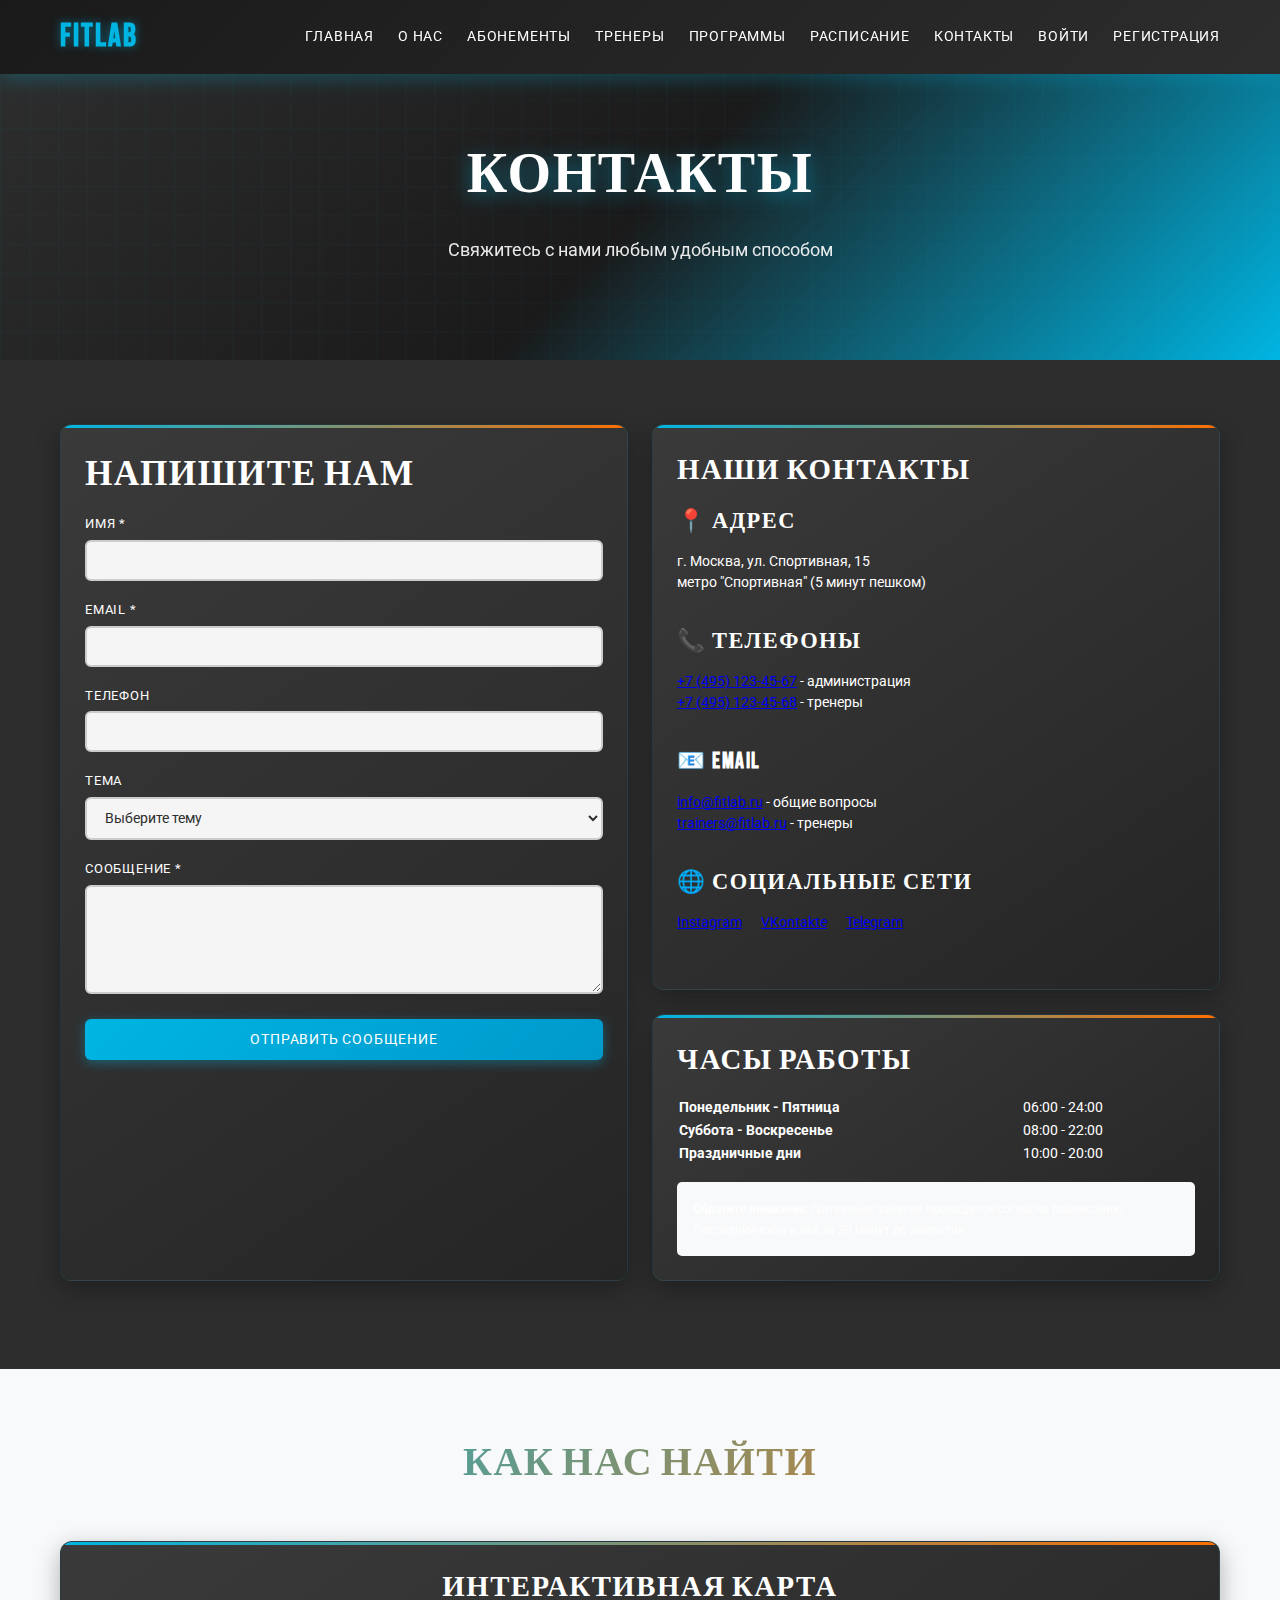
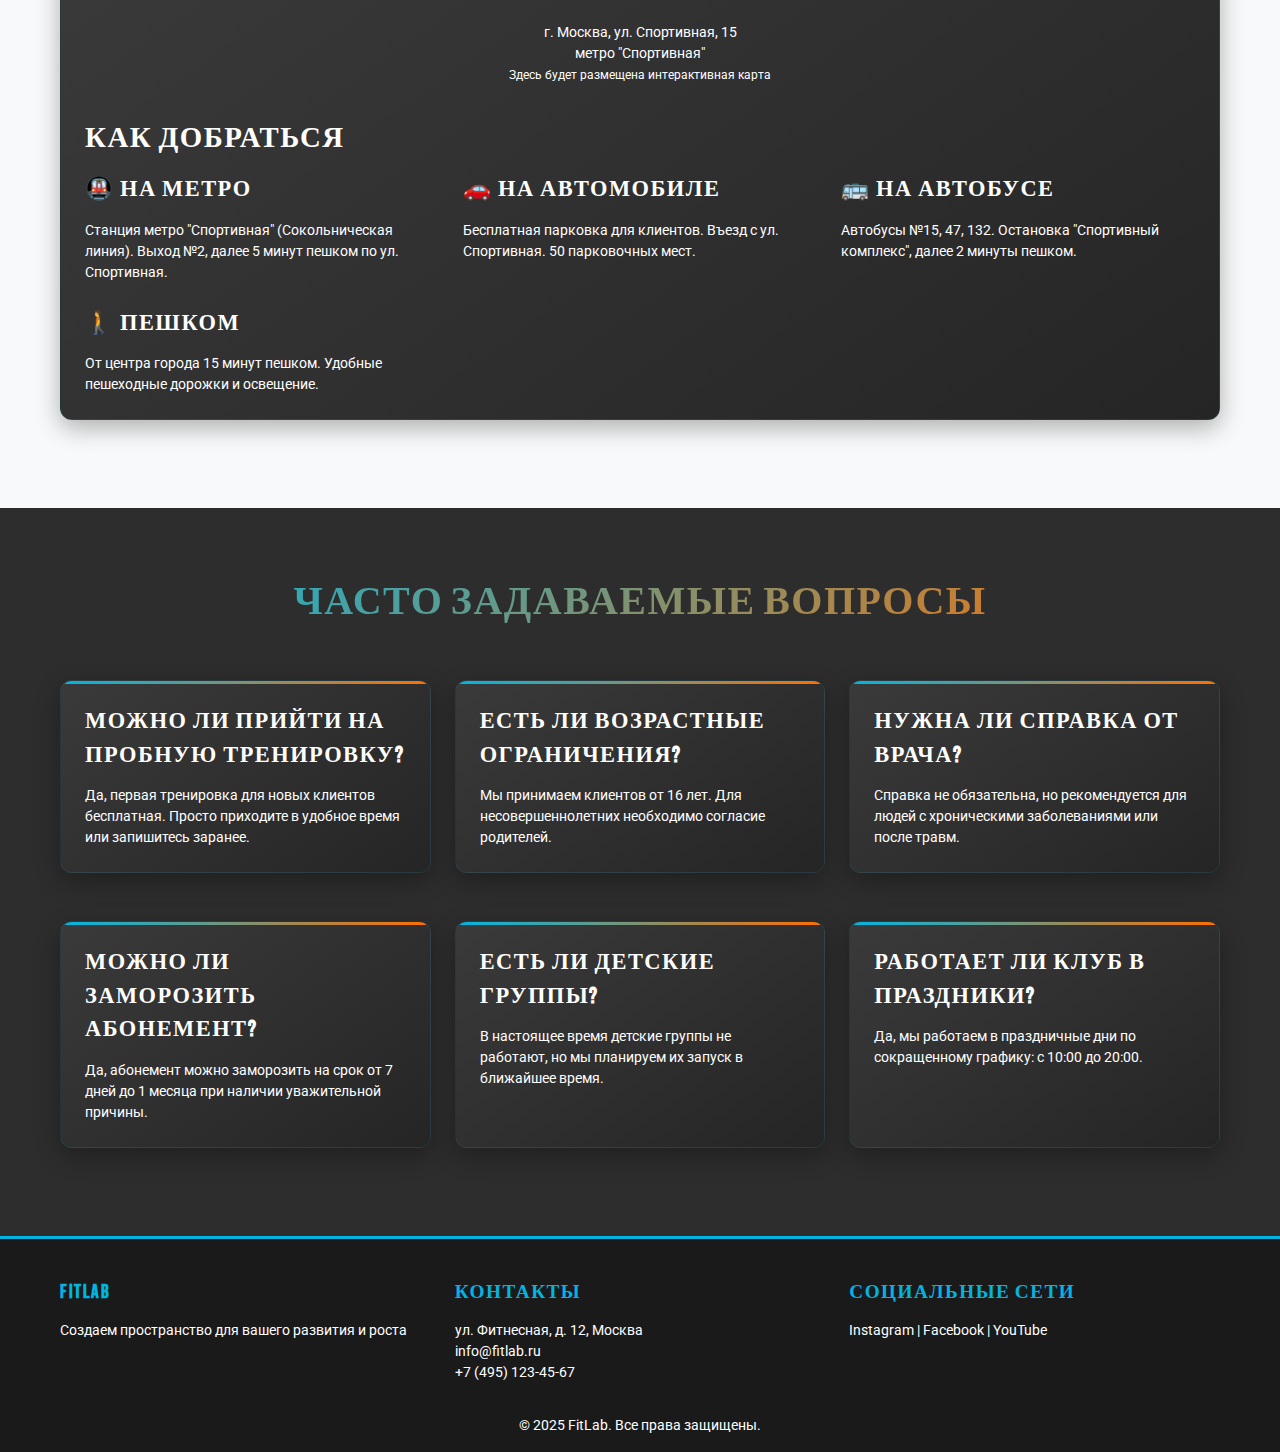
<file: contacts.html>
<!DOCTYPE html>
<html lang="ru">
<head>
    <meta charset="UTF-8">
    <meta name="viewport" content="width=device-width, initial-scale=1.0">
    <title>Контакты - FitLab</title>
    <link rel="stylesheet" href="style.css">
</head>
<body>
    <!-- header -->
    <header class="header">
        <div class="container flex justify-between align-center">
            <a href="/" class="logo">FitLab</a>
            <nav class="nav">
                <ul class="flex">
                      <li><a href="/">Главная</a></li>
                    <li><a href="about.php">О нас</a></li>
               <li><a href="memberships.html">Абонементы</a></li>
                                   <li><a href="trainers.html">Тренеры</a></li>
                                                                      <li><a href="programs.html">Программы</a></li>     
                    <li><a href="schedule.php">Расписание</a></li>
                    <li><a href="contacts.php">Контакты</a></li>
                    <li><a href="login.php">Войти</a></li>
                                        <li><a href="register.html">Регистрация</a></li>
                </ul>
            </nav>
        </div>
    </header>

    <main class="main-content">
        <!-- Герой секция -->
        <section class="hero" style="padding: 4rem 0;">
            <div class="container">
                <h1>Контакты</h1>
                <p>Свяжитесь с нами любым удобным способом</p>
            </div>
        </section>

        <!-- Контактная информация -->
        <section class="section">
            <div class="container">
                <div class="grid grid-2">
                    <!-- Форма обратной связи -->
                    <div class="card">
                        <h2>Напишите нам</h2>
                        <!-- Сообщение об успехе или ошибке (удалено, так как нет PHP) -->
                        <form method="POST" action="#">
                            <div class="form-group">
                                <label for="name">Имя *</label>
                                <input type="text" id="name" name="name" class="form-control" required>
                            </div>
                            <div class="form-group">
                                <label for="email">Email *</label>
                                <input type="email" id="email" name="email" class="form-control" required>
                            </div>
                            <div class="form-group">
                                <label for="phone">Телефон</label>
                                <input type="tel" id="phone" name="phone" class="form-control">
                            </div>
                            <div class="form-group">
                                <label for="subject">Тема</label>
                                <select id="subject" name="subject" class="form-control">
                                    <option value="">Выберите тему</option>
                                    <option value="Общие вопросы">Общие вопросы</option>
                                    <option value="Абонементы">Абонементы</option>
                                    <option value="Персональные тренировки">Персональные тренировки</option>
                                    <option value="Расписание">Расписание</option>
                                    <option value="Жалобы и предложения">Жалобы и предложения</option>
                                </select>
                            </div>
                            <div class="form-group">
                                <label for="message">Сообщение *</label>
                                <textarea id="message" name="message" class="form-control" rows="5" required></textarea>
                            </div>
                            <button type="submit" class="btn btn-primary" style="width: 100%;">Отправить сообщение</button>
                        </form>
                    </div>

                    <!-- Контактная информация -->
                    <div>
                        <div class="card">
                            <h3>Наши контакты</h3>
                            <div style="margin-bottom: 2rem;">
                                <h4>📍 Адрес</h4>
                                <p>г. Москва, ул. Спортивная, 15<br>
                                метро "Спортивная" (5 минут пешком)</p>
                            </div>
                            <div style="margin-bottom: 2rem;">
                                <h4>📞 Телефоны</h4>
                                <p>
                                    <a href="tel:+74951234567">+7 (495) 123-45-67</a> - администрация<br>
                                    <a href="tel:+74951234568">+7 (495) 123-45-68</a> - тренеры
                                </p>
                            </div>
                            <div style="margin-bottom: 2rem;">
                                <h4>📧 Email</h4>
                                <p>
                                    <a href="mailto:info@fitlab.ru">info@fitlab.ru</a> - общие вопросы<br>
                                    <a href="mailto:trainers@fitlab.ru">trainers@fitlab.ru</a> - тренеры
                                </p>
                            </div>
                            <div style="margin-bottom: 2rem;">
                                <h4>🌐 Социальные сети</h4>
                                <p>
                                    <a href="#" style="margin-right: 1rem;">Instagram</a>
                                    <a href="#" style="margin-right: 1rem;">VKontakte</a>
                                    <a href="#">Telegram</a>
                                </p>
                            </div>
                        </div>
                        <div class="card">
                            <h3>Часы работы</h3>
                            <table style="width: 100%;">
                                <tr>
                                    <td><strong>Понедельник - Пятница</strong></td>
                                    <td>06:00 - 24:00</td>
                                </tr>
                                <tr>
                                    <td><strong>Суббота - Воскресенье</strong></td>
                                    <td>08:00 - 22:00</td>
                                </tr>
                                <tr>
                                    <td><strong>Праздничные дни</strong></td>
                                    <td>10:00 - 20:00</td>
                                </tr>
                            </table>
                            <div style="margin-top: 1rem; padding: 1rem; background-color: #f8f9fa; border-radius: 5px;">
                                <small><strong>Обратите внимание:</strong> Групповые занятия проводятся согласно расписанию. Последний вход в зал за 30 минут до закрытия.</small>
                            </div>
                        </div>
                    </div>
                </div>
            </div>
        </section>

        <!-- Карта -->
        <section class="section" style="background-color: #f8f9fa;">
            <div class="container">
                <h2 class="section-title">Как нас найти</h2>
                <div class="card">
                    <div style="">
                        <div style="text-align: center;">
                            <h3>Интерактивная карта</h3>
                            <p>г. Москва, ул. Спортивная, 15</p>
                            <p>метро "Спортивная"</p>
                            <small>Здесь будет размещена интерактивная карта</small>
                        </div>
                    </div>
                    <div style="margin-top: 2rem;">
                        <h3>Как добраться</h3>
                        <div class="grid grid-2">
                            <div>
                                <h4>🚇 На метро</h4>
                                <p>Станция метро "Спортивная" (Сокольническая линия). Выход №2, далее 5 минут пешком по ул. Спортивная.</p>
                            </div>
                            <div>
                                <h4>🚗 На автомобиле</h4>
                                <p>Бесплатная парковка для клиентов. Въезд с ул. Спортивная. 50 парковочных мест.</p>
                            </div>
                            <div>
                                <h4>🚌 На автобусе</h4>
                                <p>Автобусы №15, 47, 132. Остановка "Спортивный комплекс", далее 2 минуты пешком.</p>
                            </div>
                            <div>
                                <h4>🚶 Пешком</h4>
                                <p>От центра города 15 минут пешком. Удобные пешеходные дорожки и освещение.</p>
                            </div>
                        </div>
                    </div>
                </div>
            </div>
        </section>

        <!-- FAQ -->
        <section class="section">
            <div class="container">
                <h2 class="section-title">Часто задаваемые вопросы</h2>
                <div class="grid grid-2">
                    <div class="card">
                        <h4>Можно ли прийти на пробную тренировку?</h4>
                        <p>Да, первая тренировка для новых клиентов бесплатная. Просто приходите в удобное время или запишитесь заранее.</p>
                    </div>
                    <div class="card">
                        <h4>Есть ли возрастные ограничения?</h4>
                        <p>Мы принимаем клиентов от 16 лет. Для несовершеннолетних необходимо согласие родителей.</p>
                    </div>
                    <div class="card">
                        <h4>Нужна ли справка от врача?</h4>
                        <p>Справка не обязательна, но рекомендуется для людей с хроническими заболеваниями или после травм.</p>
                    </div>
                    <div class="card">
                        <h4>Можно ли заморозить абонемент?</h4>
                        <p>Да, абонемент можно заморозить на срок от 7 дней до 1 месяца при наличии уважительной причины.</p>
                    </div>
                    <div class="card">
                        <h4>Есть ли детские группы?</h4>
                        <p>В настоящее время детские группы не работают, но мы планируем их запуск в ближайшее время.</p>
                    </div>
                    <div class="card">
                        <h4>Работает ли клуб в праздники?</h4>
                        <p>Да, мы работаем в праздничные дни по сокращенному графику: с 10:00 до 20:00.</p>
                    </div>
                </div>
            </div>
        </section>
    </main>

    <!-- footer -->
    <footer class="footer">
        <div class="container">
            <div class="grid grid-3">
                <div>
                    <h4>FitLab</h4>
                    <p>Создаем пространство для вашего развития и роста</p>
                </div>
                <div>
                    <h4>Контакты</h4>
                    <p>ул. Фитнесная, д. 12, Москва<br>info@fitlab.ru<br>+7 (495) 123-45-67</p>
                </div>
                <div>
                    <h4>Социальные сети</h4>
                    <p>Instagram | Facebook | YouTube</p>
                </div>
            </div>
            <p style="text-align: center; margin-top: 2rem;">© 2025 FitLab. Все права защищены.</p>
        </div>
    </footer>
</file>
<file: style.css>
/* Импорт шрифтов */
@import url("https://fonts.googleapis.com/css2?family=Bebas+Neue:wght@700&family=Roboto:wght@400&display=swap");

/* Основные стили */
* {
  margin: 0;
  padding: 0;
  box-sizing: border-box;
}

:root {
  --bg-dark: #2d2d2d;
  --text-white: #ffffff;
  --accent-blue: #00b5e2;
  --success-green: #4caf50;
  --energy-orange: #ff6f00;
  --light-gray: #f5f5f5;
  --medium-gray: #cccccc;
  --dark-gray: #1a1a1a;
  --hover-blue: #0099cc;
  --hover-orange: #e65100;
}

body {
  font-family: "Roboto", regular;
  font-weight: 400;
  line-height: 1.5;
  color: var(--text-white);
  background-color: var(--bg-dark);
  min-height: 100vh;
  font-size: 14px;
}

h1,
h2,
h3,
h4,
h5,
h6 {
  font-family: "Bebas Neue", bold;
  font-weight: 700;
  color: var(--text-white);
  margin-bottom: 0.8rem;
  letter-spacing: 1.5px;
  text-transform: uppercase;
}

h1 {
  font-size: 2.8rem;
}
h2 {
  font-size: 2.2rem;
}
h3 {
  font-size: 1.8rem;
}
h4 {
  font-size: 1.4rem;
}

p {
  font-size: 14px;
  line-height: 1.5;
}

/* Контейнер */
.container {
  max-width: 1200px;
  margin: 0 auto;
  padding: 0 20px;
}

/* Хедер */
.header {
  background: linear-gradient(135deg, var(--dark-gray), var(--bg-dark));
  color: var(--text-white);
  padding: 0.8rem 0;
  position: fixed;
  top: 0;
  width: 100%;
  z-index: 1000;
  box-shadow: 0 4px 20px rgba(0, 181, 226, 0.3);
  backdrop-filter: blur(10px);
}

.header .container {
  display: flex;
  justify-content: space-between;
  align-items: center;
}

.logo {
  font-family: "Bebas Neue", bold;
  font-weight: 700;
  font-size: 2rem;
  color: var(--accent-blue);
  text-decoration: none;
  text-transform: uppercase;
  letter-spacing: 2px;
  text-shadow: 0 0 10px rgba(0, 181, 226, 0.5);
}

.nav ul {
  display: flex;
  list-style: none;
  gap: 1.5rem;
}

.nav a {
  color: var(--text-white);
  text-decoration: none;
  font-weight: 400;
  font-size: 0.9rem;
  text-transform: uppercase;
  letter-spacing: 0.8px;
  transition: all 0.3s ease;
  position: relative;
  padding: 0.4rem 0;
}

.nav a::after {
  content: "";
  position: absolute;
  bottom: 0;
  left: 0;
  width: 0;
  height: 2px;
  background: var(--accent-blue);
  transition: width 0.3s ease;
}

.nav a:hover {
  color: var(--accent-blue);
  transform: translateY(-2px);
}

.nav a:hover::after {
  width: 100%;
}

/* Основной контент */
.main-content {
  margin-top: 70px;
  min-height: calc(100vh - 140px);
}

/* Кнопки */
.btn {
  display: inline-block;
  padding: 12px 24px;
  border: none;
  border-radius: 6px;
  text-decoration: none;
  font-weight: 400;
  font-size: 0.9rem;
  text-transform: uppercase;
  letter-spacing: 0.8px;
  cursor: pointer;
  transition: all 0.3s ease;
  text-align: center;
  position: relative;
  overflow: hidden;
  font-family: "Roboto", regular;
}

.btn::before {
  content: "";
  position: absolute;
  top: 0;
  left: -100%;
  width: 100%;
  height: 100%;
  background: linear-gradient(90deg, transparent, rgba(255, 255, 255, 0.2), transparent);
  transition: left 0.5s;
}

.btn:hover::before {
  left: 100%;
}

.btn-primary {
  background: linear-gradient(135deg, var(--accent-blue), var(--hover-blue));
  color: var(--text-white);
  box-shadow: 0 3px 12px rgba(0, 181, 226, 0.4);
}

.btn-primary:hover {
  background: linear-gradient(135deg, var(--hover-blue), var(--accent-blue));
  transform: translateY(-2px);
  box-shadow: 0 6px 20px rgba(0, 181, 226, 0.6);
}

.btn-secondary {
  background: linear-gradient(135deg, var(--energy-orange), var(--hover-orange));
  color: var(--text-white);
  box-shadow: 0 3px 12px rgba(255, 111, 0, 0.4);
}

.btn-secondary:hover {
  background: linear-gradient(135deg, var(--hover-orange), var(--energy-orange));
  transform: translateY(-2px);
  box-shadow: 0 6px 20px rgba(255, 111, 0, 0.6);
}

.btn:disabled {
  background: var(--medium-gray);
  color: var(--bg-dark);
  cursor: not-allowed;
  transform: none;
  box-shadow: none;
}

/* Формы */
.form-group {
  margin-bottom: 1.2rem;
}

.form-group label {
  display: block;
  margin-bottom: 0.4rem;
  font-weight: 400;
  color: var(--text-white);
  text-transform: uppercase;
  letter-spacing: 0.8px;
  font-size: 0.8rem;
}

.form-control {
  width: 100%;
  padding: 10px 14px;
  border: 2px solid var(--medium-gray);
  border-radius: 6px;
  font-size: 0.9rem;
  background-color: var(--light-gray);
  color: var(--bg-dark);
  transition: all 0.3s ease;
  font-family: "Roboto", regular;
}

.form-control:focus {
  outline: none;
  border-color: var(--accent-blue);
  box-shadow: 0 0 12px rgba(0, 181, 226, 0.3);
  background-color: var(--text-white);
}

/* Карточки */
.card {
  background: linear-gradient(145deg, #3a3a3a, #252525);
  border-radius: 12px;
  box-shadow: 0 8px 25px rgba(0, 0, 0, 0.3);
  padding: 1.5rem;
  margin-bottom: 1.5rem;
  transition: all 0.3s ease;
  border: 1px solid rgba(0, 181, 226, 0.1);
  position: relative;
  overflow: hidden;
}

.card::before {
  content: "";
  position: absolute;
  top: 0;
  left: 0;
  right: 0;
  height: 3px;
  background: linear-gradient(90deg, var(--accent-blue), var(--energy-orange));
}

.card:hover {
  transform: translateY(-6px);
  box-shadow: 0 15px 35px rgba(0, 181, 226, 0.2);
  border-color: rgba(0, 181, 226, 0.3);
}

/* Сетка */
.grid {
  display: grid;
  gap: 1.5rem;
}

.grid-2 {
  grid-template-columns: repeat(auto-fit, minmax(320px, 1fr));
}
.grid-3 {
  grid-template-columns: repeat(auto-fit, minmax(250px, 1fr));
}
.grid-4 {
  grid-template-columns: repeat(auto-fit, minmax(200px, 1fr));
}

/* Герой секция */
.hero {
  background: linear-gradient(135deg, var(--bg-dark) 0%, var(--dark-gray) 50%, var(--accent-blue) 100%);
  color: var(--text-white);
  padding: 6rem 0;
  text-align: center;
  position: relative;
  overflow: hidden;
}

.hero::before {
  content: "";
  position: absolute;
  top: 0;
  left: 0;
  right: 0;
  bottom: 0;
  background: url('data:image/svg+xml,<svg xmlns="http://www.w3.org/2000/svg" viewBox="0 0 100 100"><defs><pattern id="grid" width="10" height="10" patternUnits="userSpaceOnUse"><path d="M 10 0 L 0 0 0 10" fill="none" stroke="rgba(0,181,226,0.1)" stroke-width="1"/></pattern></defs><rect width="100" height="100" fill="url(%23grid)"/></svg>');
  opacity: 0.3;
}

.hero .container {
  position: relative;
  z-index: 2;
}

.hero h1 {
  color: var(--text-white);
  font-size: 3.5rem;
  margin-bottom: 1.2rem;
  text-shadow: 0 4px 20px rgba(0, 181, 226, 0.5);
  animation: glow 2s ease-in-out infinite alternate;
}

@keyframes glow {
  from {
    text-shadow: 0 4px 20px rgba(0, 181, 226, 0.5);
  }
  to {
    text-shadow: 0 4px 30px rgba(0, 181, 226, 0.8);
  }
}

.hero p {
  font-size: 1.1rem;
  margin-bottom: 2rem;
  max-width: 600px;
  margin-left: auto;
  margin-right: auto;
  opacity: 0.9;
}

/* Секции */
.section {
  padding: 4rem 0;
}

.section-title {
  text-align: center;
  margin-bottom: 3rem;
  font-size: 2.5rem;
  background: linear-gradient(135deg, var(--accent-blue), var(--energy-orange));
  -webkit-background-clip: text;
  -webkit-text-fill-color: transparent;
  background-clip: text;
}

/* Футер */
.footer {
  background: linear-gradient(135deg, var(--dark-gray), #1a1a1a);
  color: var(--text-white);
  padding: 2.5rem 0 1rem 0;
  border-top: 3px solid var(--accent-blue);
}

.footer h4 {
  color: var(--accent-blue);
  margin-bottom: 0.8rem;
  font-size: 1.2rem;
}

.footer a {
  color: var(--medium-gray);
  text-decoration: none;
  transition: color 0.3s ease;
  font-size: 0.9rem;
}

.footer a:hover {
  color: var(--accent-blue);
}

/* Уведомления */
.alert {
  padding: 0.8rem 1.2rem;
  border-radius: 6px;
  margin-bottom: 1.2rem;
  border-left: 4px solid;
  font-weight: 400;
  font-size: 0.9rem;
}

.alert-success {
  background-color: rgba(76, 175, 80, 0.1);
  color: var(--success-green);
  border-left-color: var(--success-green);
}

.alert-error {
  background-color: rgba(244, 67, 54, 0.1);
  color: #f44336;
  border-left-color: #f44336;
}

.alert-info {
  background-color: rgba(0, 181, 226, 0.1);
  color: var(--accent-blue);
  border-left-color: var(--accent-blue);
}

/* Таблицы */
.table {
  width: 100%;
  border-collapse: collapse;
  margin-bottom: 1.5rem;
  background: var(--light-gray);
  border-radius: 8px;
  overflow: hidden;
  font-size: 0.9rem;
}

.table th,
.table td {
  padding: 12px;
  text-align: left;
  border-bottom: 1px solid var(--medium-gray);
  color: var(--bg-dark);
}

.table th {
  background: linear-gradient(135deg, var(--accent-blue), var(--hover-blue));
  color: var(--text-white);
  font-weight: 700;
  text-transform: uppercase;
  letter-spacing: 0.8px;
  font-family: "Bebas Neue", bold;
  font-size: 0.9rem;
}

.table tr:hover {
  background-color: rgba(0, 181, 226, 0.1);
}

/* Модальные окна */
.modal {
  display: none;
  position: fixed;
  z-index: 2000;
  left: 0;
  top: 0;
  width: 100%;
  height: 100%;
  background-color: rgba(0, 0, 0, 0.8);
  backdrop-filter: blur(5px);
}

.modal-content {
  background: linear-gradient(145deg, #3a3a3a, #252525);
  margin: 5% auto;
  padding: 1.5rem;
  border-radius: 12px;
  width: 90%;
  max-width: 500px;
  position: relative;
  border: 1px solid var(--accent-blue);
  box-shadow: 0 15px 50px rgba(0, 181, 226, 0.3);
}

.close {
  position: absolute;
  right: 1.2rem;
  top: 0.8rem;
  font-size: 1.8rem;
  cursor: pointer;
  color: var(--medium-gray);
  transition: color 0.3s ease;
}

.close:hover {
  color: var(--energy-orange);
}

/* Бейджи */
.badge {
  display: inline-block;
  padding: 0.3rem 0.6rem;
  border-radius: 15px;
  font-size: 0.7rem;
  font-weight: 400;
  text-transform: uppercase;
  letter-spacing: 0.5px;
}

.badge-beginner {
  background: linear-gradient(135deg, var(--success-green), #45a049);
  color: var(--text-white);
}

.badge-intermediate {
  background: linear-gradient(135deg, var(--energy-orange), var(--hover-orange));
  color: var(--text-white);
}

.badge-advanced {
  background: linear-gradient(135deg, #f44336, #d32f2f);
  color: var(--text-white);
}

.badge-active {
  background: var(--success-green);
  color: var(--text-white);
}

.badge-completed {
  background: var(--accent-blue);
  color: var(--text-white);
}

.badge-cancelled {
  background: #f44336;
  color: var(--text-white);
}

.badge-new {
  background: var(--energy-orange);
  color: var(--text-white);
}

.badge-in_progress {
  background: var(--accent-blue);
  color: var(--text-white);
}

.badge-resolved {
  background: var(--success-green);
  color: var(--text-white);
}

.badge-user {
  background: var(--accent-blue);
  color: var(--text-white);
}

.badge-visitor {
  background: var(--medium-gray);
  color: var(--bg-dark);
}

/* Статистика */
.stats-card {
  text-align: center;
  padding: 1.5rem;
  border-radius: 12px;
  color: var(--text-white);
  position: relative;
  overflow: hidden;
}

.stats-card::before {
  content: "";
  position: absolute;
  top: -50%;
  left: -50%;
  width: 200%;
  height: 200%;
  background: radial-gradient(circle, rgba(255, 255, 255, 0.1) 0%, transparent 70%);
  animation: rotate 10s linear infinite;
}

@keyframes rotate {
  0% {
    transform: rotate(0deg);
  }
  100% {
    transform: rotate(360deg);
  }
}

.stats-number {
  font-family: "Bebas Neue", bold;
  font-weight: 700;
  font-size: 2.8rem;
  margin-bottom: 0.4rem;
  position: relative;
  z-index: 2;
}

.stats-label {
  font-size: 0.9rem;
  text-transform: uppercase;
  letter-spacing: 0.8px;
  position: relative;
  z-index: 2;
}

/* Адаптивность */
@media (max-width: 768px) {
  .header .container {
    flex-direction: column;
    gap: 0.8rem;
  }

  .nav ul {
    flex-direction: column;
    gap: 0.8rem;
    text-align: center;
  }

  .hero h1 {
    font-size: 2.5rem;
  }

  .section-title {
    font-size: 2rem;
  }

  .grid-2,
  .grid-3,
  .grid-4 {
    grid-template-columns: 1fr;
  }

  .card {
    padding: 1.2rem;
  }

  .btn {
    padding: 10px 20px;
    font-size: 0.8rem;
  }
}

@media (max-width: 480px) {
  .container {
    padding: 0 15px;
  }

  .hero {
    padding: 4rem 0;
  }

  .hero h1 {
    font-size: 2rem;
  }

  .section {
    padding: 2.5rem 0;
  }
}

/* Анимации */
.fade-in {
  animation: fadeIn 0.6s ease-in;
}

@keyframes fadeIn {
  from {
    opacity: 0;
    transform: translateY(15px);
  }
  to {
    opacity: 1;
    transform: translateY(0);
  }
}

/* Кастомные скроллбары */
::-webkit-scrollbar {
  width: 6px;
}

::-webkit-scrollbar-track {
  background: var(--bg-dark);
}

::-webkit-scrollbar-thumb {
  background: linear-gradient(135deg, var(--accent-blue), var(--energy-orange));
  border-radius: 3px;
}

::-webkit-scrollbar-thumb:hover {
  background: linear-gradient(135deg, var(--hover-blue), var(--hover-orange));
}
</file>
